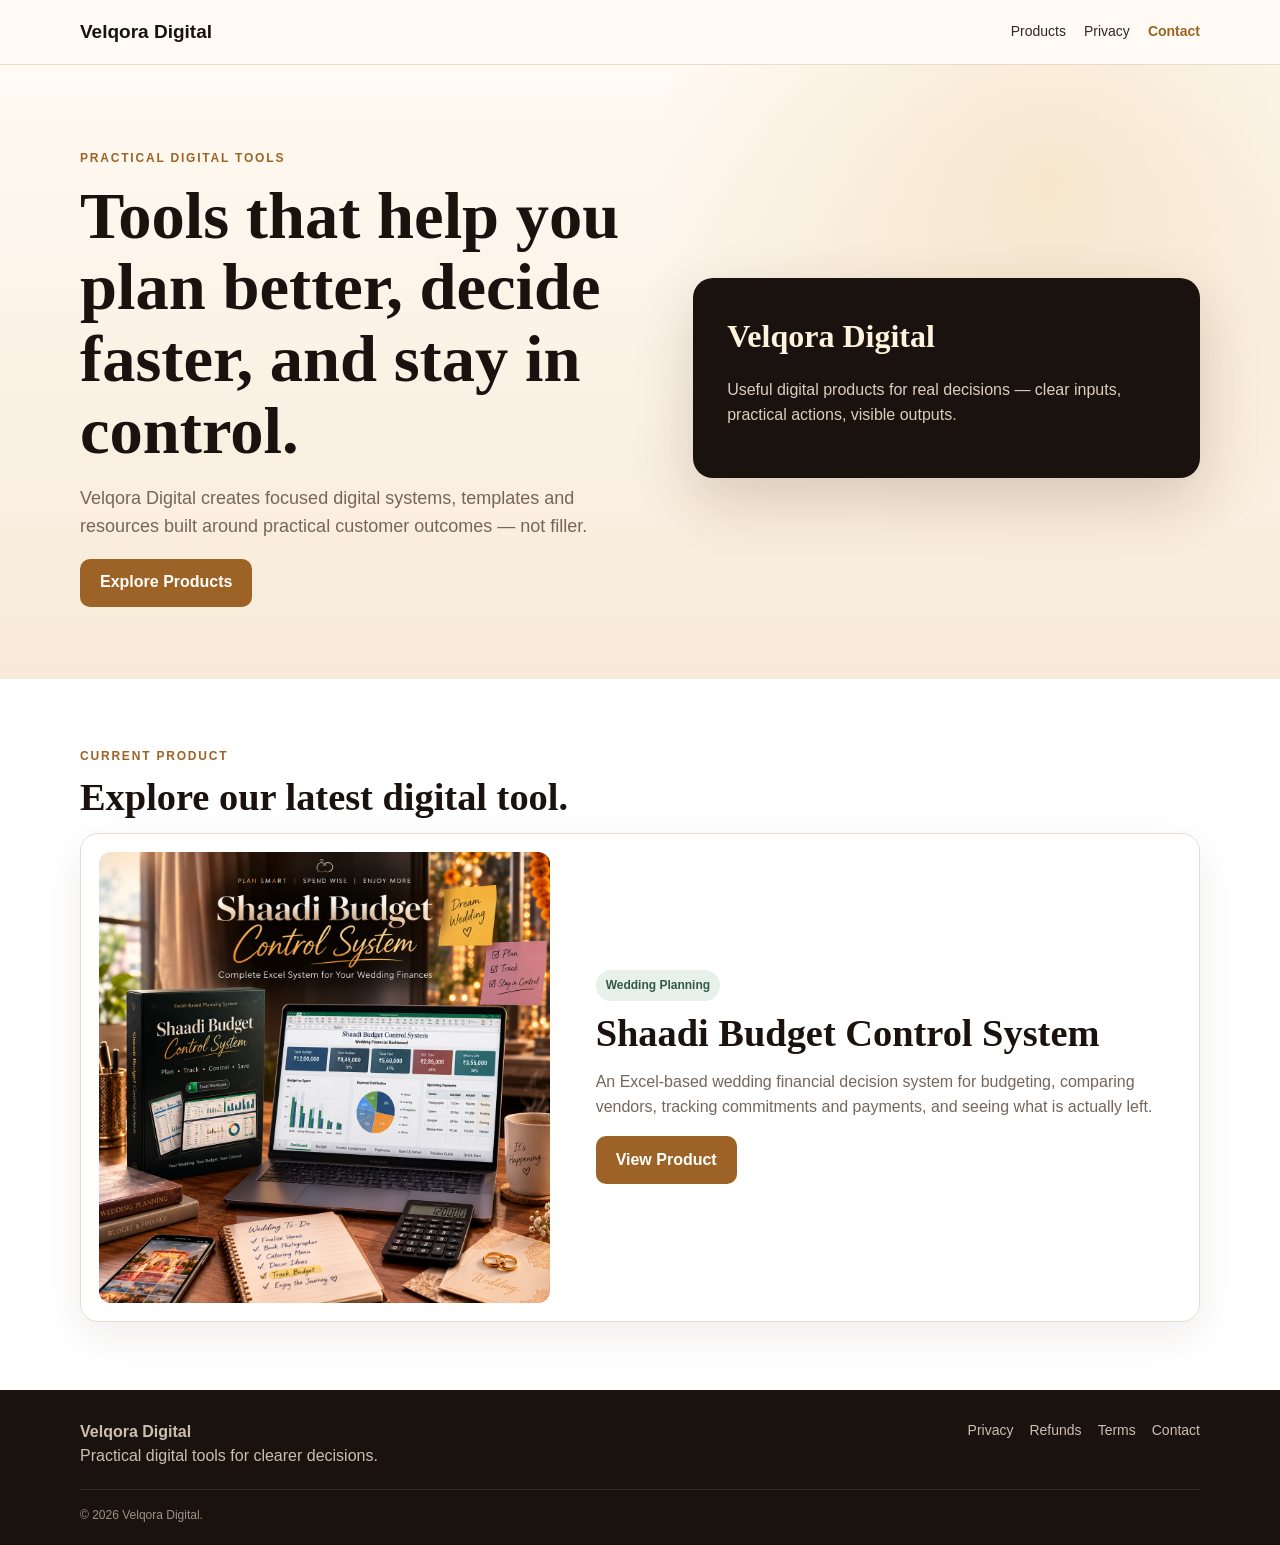
<file: index.html>
<!doctype html>
<html lang="en">
<head>
<meta charset="utf-8">
<meta name="viewport" content="width=device-width, initial-scale=1">
<title>Velqora Digital</title>
<meta name="description" content="Practical digital tools, templates and systems designed to help people make clearer decisions and take action.">
<link rel="stylesheet" href="site.css">

<!-- Meta Pixel Code -->
<script>
!function(f,b,e,v,n,t,s)
{if(f.fbq)return;n=f.fbq=function(){n.callMethod?
n.callMethod.apply(n,arguments):n.queue.push(arguments)};
if(!f._fbq)f._fbq=n;n.push=n;n.loaded=!0;n.version='2.0';
n.queue=[];t=b.createElement(e);t.async=!0;
t.src=v;s=b.getElementsByTagName(e)[0];
s.parentNode.insertBefore(t,s)}(window, document,'script',
'https://connect.facebook.net/en_US/fbevents.js');
fbq('init', '1090516670585672');
fbq('track', 'PageView');
</script>
<noscript><img height="1" width="1" style="display:none"
src="https://www.facebook.com/tr?id=1090516670585672&ev=PageView&noscript=1"
/></noscript>
<!-- End Meta Pixel Code -->

</head>
<body>
<header class="topbar">
  <div class="container nav">
    <div class="brand">Velqora Digital</div>
    <nav class="navlinks">
      <a href="#products">Products</a>
      <a href="privacy.html">Privacy</a>
      <a href="contact.html">Contact</a>
    </nav>
  </div>
</header>

<main>
<section class="hero">
  <div class="container hero-grid">
    <div>
      <div class="eyebrow">PRACTICAL DIGITAL TOOLS</div>
      <h1>Tools that help you plan better, decide faster, and stay in control.</h1>
      <p class="lead">Velqora Digital creates focused digital systems, templates and resources built around practical customer outcomes — not filler.</p>
      <a class="btn" href="#products">Explore Products</a>
    </div>
    <div class="brand-card">
      <h3>Velqora Digital</h3>
      <p>Useful digital products for real decisions — clear inputs, practical actions, visible outputs.</p>
    </div>
  </div>
</section>

<section class="section soft" id="products">
  <div class="container">
    <div class="eyebrow">CURRENT PRODUCT</div>
    <h2>Explore our latest digital tool.</h2>

    <article class="product-card">
      <img src="shaadi-budget-control/assets/shaadi-budget-cover.png" alt="Shaadi Budget Control System cover">
      <div class="product-info">
        <div class="tag">Wedding Planning</div>
        <h2>Shaadi Budget Control System</h2>
        <p>An Excel-based wedding financial decision system for budgeting, comparing vendors, tracking commitments and payments, and seeing what is actually left.</p>
        <a class="btn" href="shaadi-budget-control/">View Product</a>
      </div>
    </article>
  </div>
</section>
</main>

<footer class="footer">
  <div class="container footer-row">
    <div><strong>Velqora Digital</strong><div>Practical digital tools for clearer decisions.</div></div>
    <div class="footer-links">
      <a href="privacy.html">Privacy</a>
      <a href="refunds.html">Refunds</a>
      <a href="terms.html">Terms</a>
      <a href="contact.html">Contact</a>
    </div>
  </div>
  <div class="container legal">© 2026 Velqora Digital.</div>
</footer>
</body>
</html>
</file>
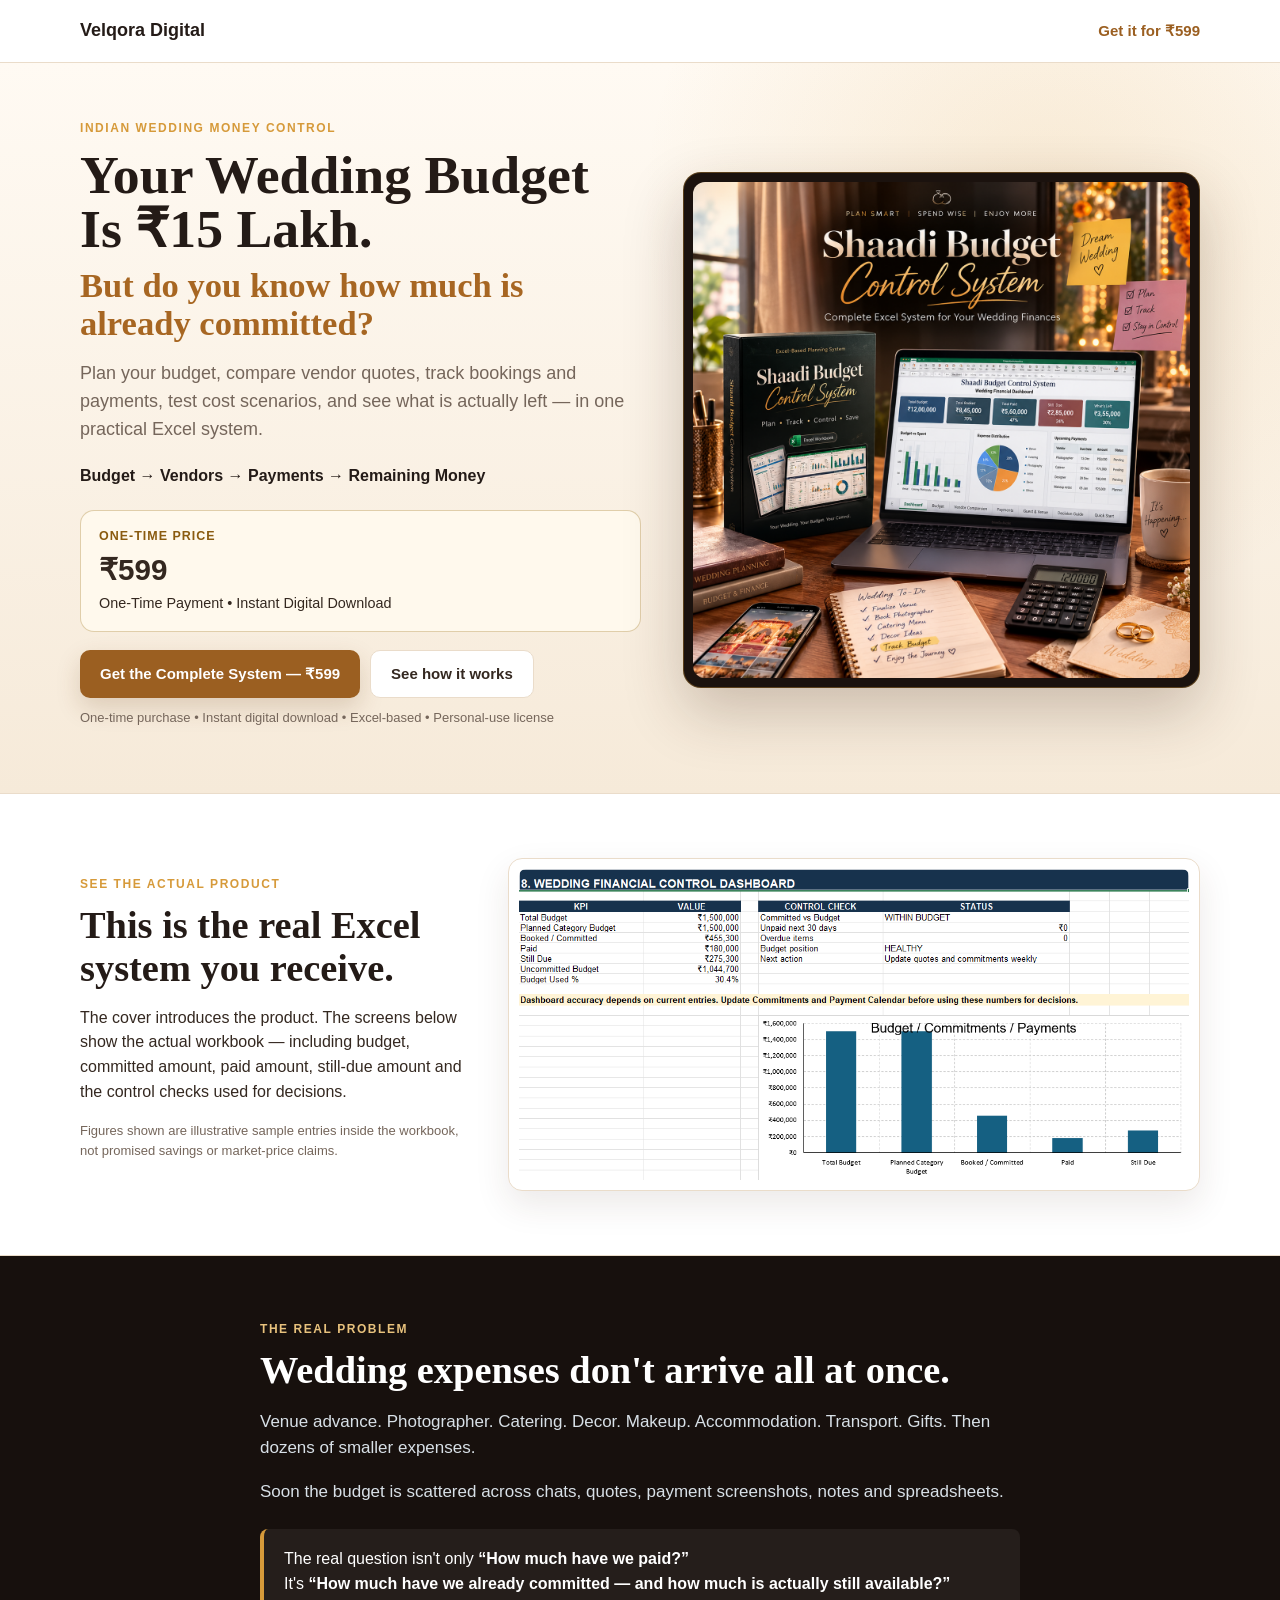
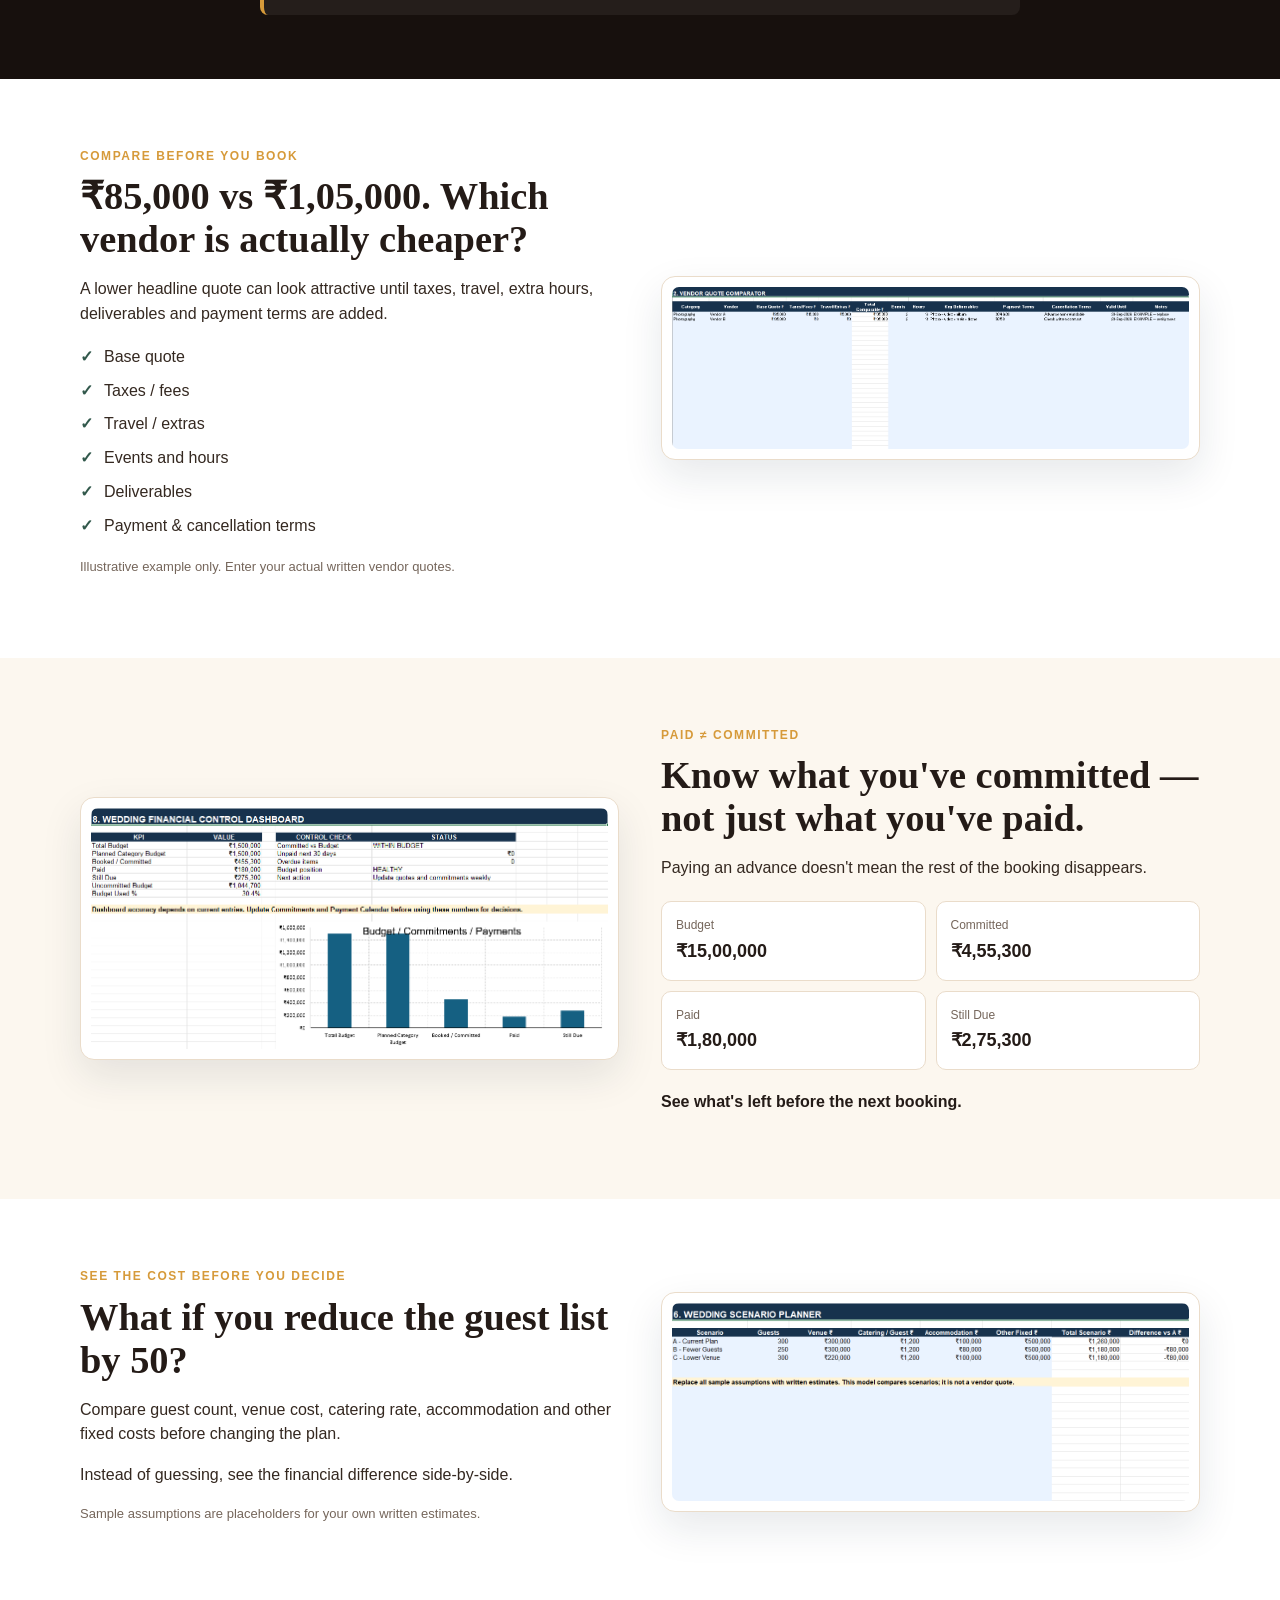
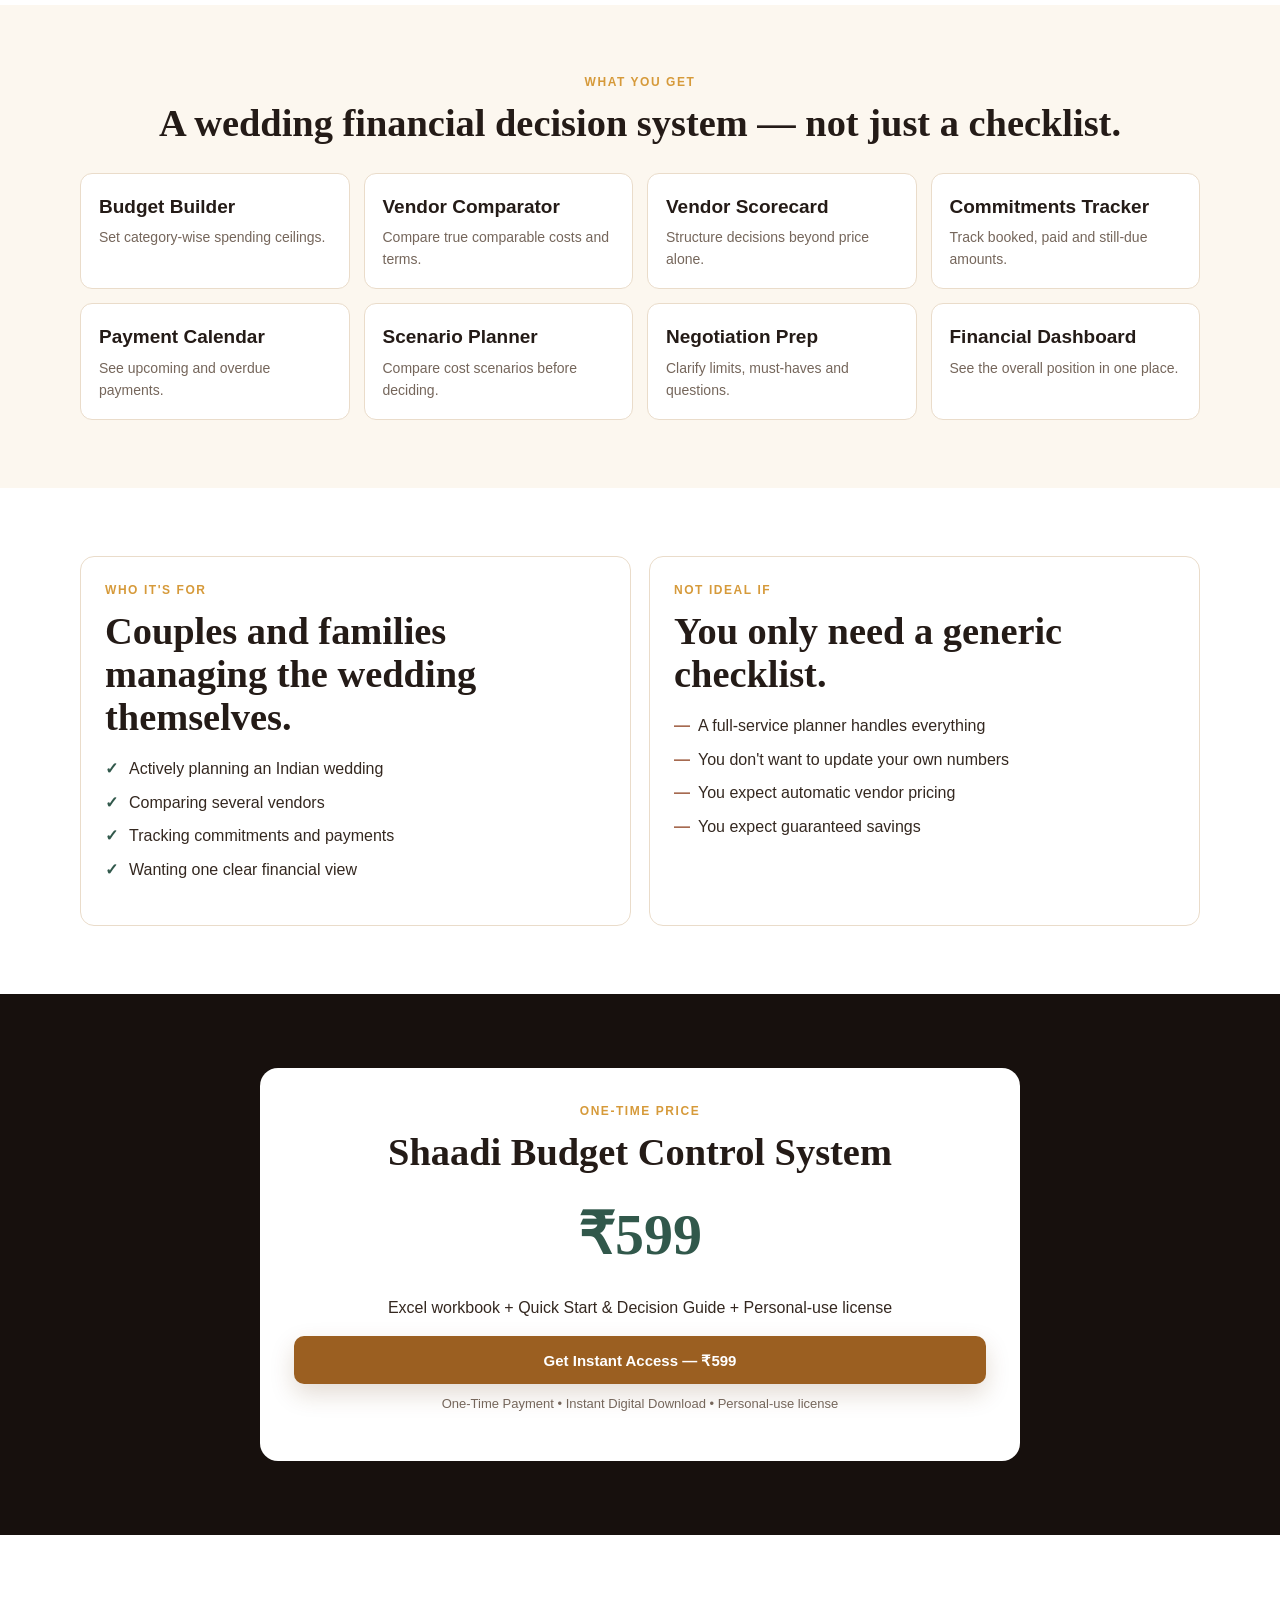
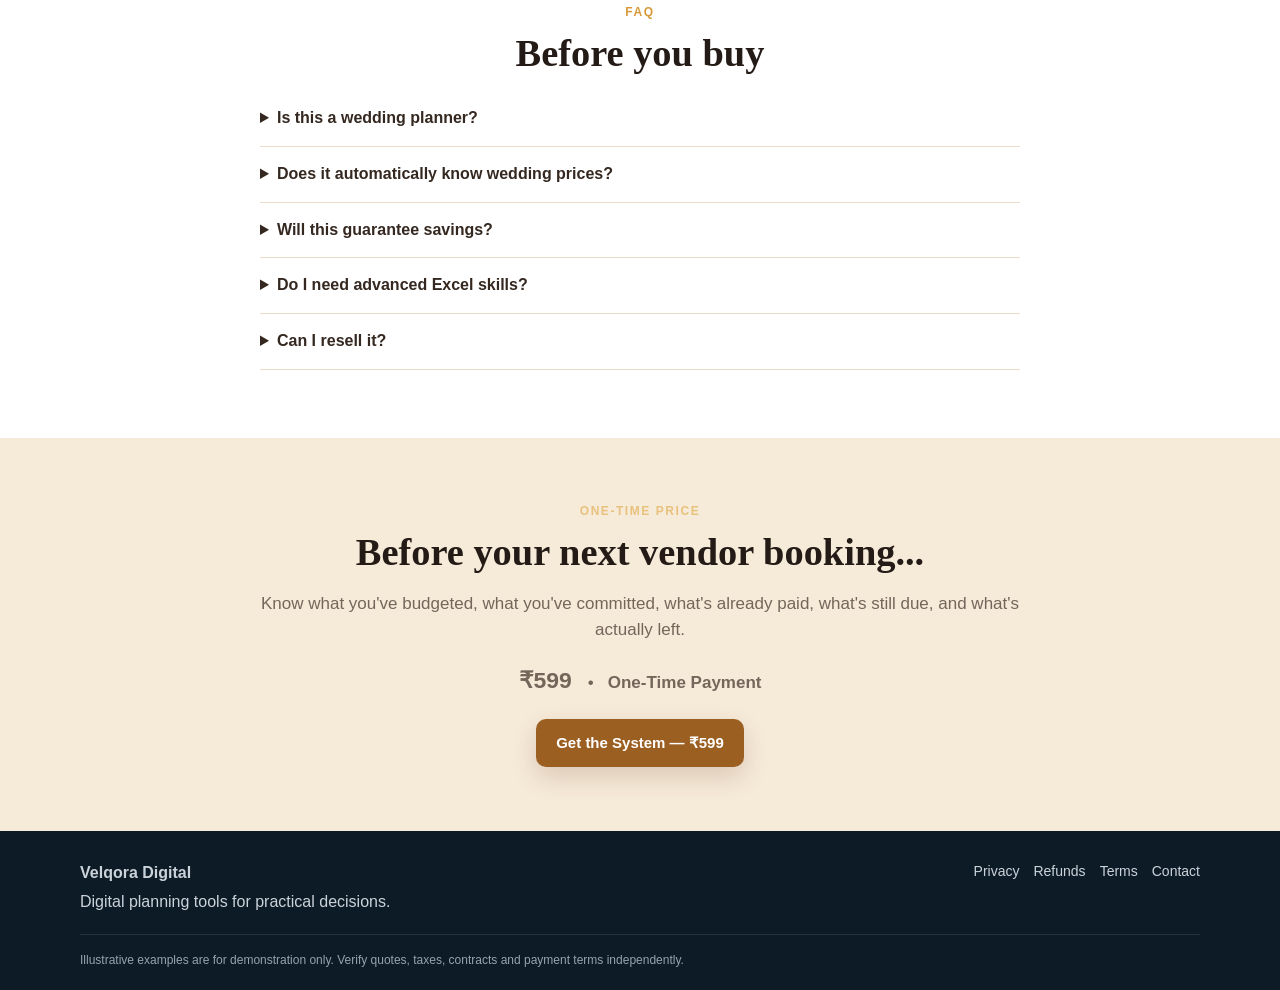
<file: shaadi-budget-control/index.html>
<!doctype html>
<html lang="en">
<head>
  <meta charset="utf-8">
  <meta name="viewport" content="width=device-width, initial-scale=1">

  <title>Shaadi Budget Control System</title>

  <meta
    name="description"
    content="Plan your wedding budget, compare vendors, track commitments and payments, and see what is actually left."
  >

  <link rel="stylesheet" href="style.css">

  <!-- Offer styling -->
  <style>
    .launch-offer {
      margin: 22px 0 18px;
      padding: 16px 18px;
      border: 1px solid rgba(167, 126, 43, 0.35);
      border-radius: 14px;
      background: #fff9ed;
    }

    .launch-label {
      margin-bottom: 8px;
      font-size: 0.78rem;
      font-weight: 800;
      letter-spacing: 0.08em;
      text-transform: uppercase;
      color: #8a5b10;
    }

    .offer-price-row {
      display: flex;
      align-items: center;
      flex-wrap: wrap;
      gap: 10px;
      margin-bottom: 8px;
    }

    .regular-price {
      font-size: 1.05rem;
      color: #777;
      text-decoration: line-through;
      text-decoration-thickness: 2px;
    }

    .launch-price {
      font-size: 1.85rem;
      line-height: 1;
      font-weight: 800;
    }

    .discount-badge {
      display: inline-flex;
      align-items: center;
      padding: 5px 9px;
      border-radius: 999px;
      background: #8f1f1f;
      color: #fff;
      font-size: 0.78rem;
      font-weight: 800;
    }

    .offer-meta {
      margin: 0;
      font-size: 0.9rem;
    }

    .offer-countdown {
      margin-top: 12px;
      display: flex;
      flex-wrap: wrap;
      align-items: center;
      gap: 8px;
    }

    .countdown-label {
      font-size: 0.82rem;
      font-weight: 700;
    }

    .countdown-box {
      min-width: 48px;
      padding: 7px 8px;
      border-radius: 8px;
      background: #1d382c;
      color: #fff;
      text-align: center;
      font-size: 0.82rem;
      font-weight: 700;
    }

    .pricing-offer {
      margin: 14px 0 18px;
    }

    .pricing-regular {
      margin-right: 8px;
      color: #777;
      font-size: 1.1rem;
      text-decoration: line-through;
      text-decoration-thickness: 2px;
    }

    .pricing-discount {
      display: inline-block;
      padding: 4px 9px;
      border-radius: 999px;
      background: #8f1f1f;
      color: #fff;
      font-size: 0.78rem;
      font-weight: 800;
      vertical-align: middle;
    }

    .offer-end-note {
      margin-top: 9px;
      font-size: 0.8rem;
      opacity: 0.8;
    }

    @media (max-width: 600px) {
      .launch-price {
        font-size: 1.6rem;
      }

      .offer-countdown {
        gap: 6px;
      }

      .countdown-box {
        min-width: 44px;
        font-size: 0.76rem;
      }
    }
  </style>

  <!-- Meta Pixel Code -->
  <script>
    !function(f,b,e,v,n,t,s)
    {
      if(f.fbq)return;
      n=f.fbq=function(){
        n.callMethod
          ? n.callMethod.apply(n,arguments)
          : n.queue.push(arguments)
      };

      if(!f._fbq)f._fbq=n;

      n.push=n;
      n.loaded=!0;
      n.version='2.0';
      n.queue=[];

      t=b.createElement(e);
      t.async=!0;
      t.src=v;

      s=b.getElementsByTagName(e)[0];
      s.parentNode.insertBefore(t,s);

    }(
      window,
      document,
      'script',
      'https://connect.facebook.net/en_US/fbevents.js'
    );

    fbq('init', '1090516670585672');
    fbq('track', 'PageView');
  </script>

  <noscript>
    <img
      height="1"
      width="1"
      style="display:none"
      src="https://www.facebook.com/tr?id=1090516670585672&ev=PageView&noscript=1"
      alt=""
    >
  </noscript>
  <!-- End Meta Pixel Code -->

</head>

<body>

<header class="topbar">
  <div class="container nav">

    <div class="brand">
      Velqora Digital
    </div>

    <a href="#pricing" class="mini-cta">
      Get it for ₹599
    </a>

  </div>
</header>


<main>

  <!-- HERO -->
  <section class="hero">
    <div class="container hero-grid">

      <div class="hero-copy">

        <div class="eyebrow">
          INDIAN WEDDING MONEY CONTROL
        </div>

        <h1>
          Your Wedding Budget Is ₹15 Lakh.
        </h1>

        <h2 class="hero-sub">
          But do you know how much is already committed?
        </h2>

        <p class="lead">
          Plan your budget, compare vendor quotes, track bookings and payments,
          test cost scenarios, and see what is actually left — in one practical
          Excel system.
        </p>

        <div class="flow">
          Budget → Vendors → Payments → Remaining Money
        </div>


        <!-- ONE-TIME PRICE -->
        <div class="launch-offer">

          <div class="launch-label">
            One-Time Price
          </div>

          <div class="offer-price-row">

            <span class="launch-price">
              ₹599
            </span>

          </div>

          <p class="offer-meta">
            One-Time Payment • Instant Digital Download
          </p>

        </div>


        <div class="actions">

          <a
            class="btn primary"
            href="https://payhip.com/buy?link=aXrN8"
          >
            Get the Complete System — ₹599
          </a>

          <a
            class="btn secondary"
            href="#proof"
          >
            See how it works
          </a>

        </div>

        <p class="small">
          One-time purchase • Instant digital download • Excel-based • Personal-use license
        </p>

      </div>


      <div class="hero-visual">

        <div class="cover-card">

          <img
            src="assets/shaadi-budget-cover.png"
            alt="Shaadi Budget Control System product cover"
          >

        </div>

      </div>

    </div>
  </section>


  <!-- PRODUCT PROOF -->
  <section class="product-proof">

    <div class="container proof-grid">

      <div>

        <div class="eyebrow">
          SEE THE ACTUAL PRODUCT
        </div>

        <h2>
          This is the real Excel system you receive.
        </h2>

        <p>
          The cover introduces the product. The screens below show the actual
          workbook — including budget, committed amount, paid amount,
          still-due amount and the control checks used for decisions.
        </p>

        <p class="small">
          Figures shown are illustrative sample entries inside the workbook,
          not promised savings or market-price claims.
        </p>

      </div>


      <div class="image-card proof-image">

        <img
          src="assets/dashboard.png"
          alt="Actual Shaadi Budget Control System Excel dashboard"
        >

      </div>

    </div>

  </section>


  <!-- PROBLEM -->
  <section class="dark-section">

    <div class="container narrow">

      <div class="eyebrow light">
        THE REAL PROBLEM
      </div>

      <h2>
        Wedding expenses don't arrive all at once.
      </h2>

      <p>
        Venue advance. Photographer. Catering. Decor. Makeup.
        Accommodation. Transport. Gifts. Then dozens of smaller expenses.
      </p>

      <p>
        Soon the budget is scattered across chats, quotes, payment screenshots,
        notes and spreadsheets.
      </p>

      <div class="highlight">

        The real question isn't only
        <strong>“How much have we paid?”</strong>

        <br>

        It's
        <strong>
          “How much have we already committed — and how much is actually still available?”
        </strong>

      </div>

    </div>

  </section>


  <!-- VENDOR COMPARISON -->
  <section class="section" id="proof">

    <div class="container two-col">

      <div>

        <div class="eyebrow">
          COMPARE BEFORE YOU BOOK
        </div>

        <h2>
          ₹85,000 vs ₹1,05,000. Which vendor is actually cheaper?
        </h2>

        <p>
          A lower headline quote can look attractive until taxes, travel,
          extra hours, deliverables and payment terms are added.
        </p>

        <ul class="checklist">
          <li>Base quote</li>
          <li>Taxes / fees</li>
          <li>Travel / extras</li>
          <li>Events and hours</li>
          <li>Deliverables</li>
          <li>Payment & cancellation terms</li>
        </ul>

        <p class="small">
          Illustrative example only. Enter your actual written vendor quotes.
        </p>

      </div>


      <div class="image-card">

        <img
          src="assets/vendor-comparator.png"
          alt="Vendor quote comparator"
        >

      </div>

    </div>

  </section>


  <!-- COMMITMENTS -->
  <section class="section soft">

    <div class="container two-col">

      <div class="image-card">

        <img
          src="assets/dashboard.png"
          alt="Wedding financial control dashboard"
        >

      </div>


      <div>

        <div class="eyebrow">
          PAID ≠ COMMITTED
        </div>

        <h2>
          Know what you've committed — not just what you've paid.
        </h2>

        <p>
          Paying an advance doesn't mean the rest of the booking disappears.
        </p>

        <div class="metrics">

          <div>
            <span>Budget</span>
            <b>₹15,00,000</b>
          </div>

          <div>
            <span>Committed</span>
            <b>₹4,55,300</b>
          </div>

          <div>
            <span>Paid</span>
            <b>₹1,80,000</b>
          </div>

          <div>
            <span>Still Due</span>
            <b>₹2,75,300</b>
          </div>

        </div>

        <p class="strong">
          See what's left before the next booking.
        </p>

      </div>

    </div>

  </section>


  <!-- SCENARIO -->
  <section class="section">

    <div class="container two-col">

      <div>

        <div class="eyebrow">
          SEE THE COST BEFORE YOU DECIDE
        </div>

        <h2>
          What if you reduce the guest list by 50?
        </h2>

        <p>
          Compare guest count, venue cost, catering rate, accommodation
          and other fixed costs before changing the plan.
        </p>

        <p>
          Instead of guessing, see the financial difference side-by-side.
        </p>

        <p class="small">
          Sample assumptions are placeholders for your own written estimates.
        </p>

      </div>


      <div class="image-card">

        <img
          src="assets/scenario-planner.png"
          alt="Wedding scenario planner"
        >

      </div>

    </div>

  </section>


  <!-- WHAT YOU GET -->
  <section class="section soft">

    <div class="container">

      <div class="eyebrow center">
        WHAT YOU GET
      </div>

      <h2 class="center">
        A wedding financial decision system — not just a checklist.
      </h2>


      <div class="cards">

        <article>
          <h3>Budget Builder</h3>
          <p>Set category-wise spending ceilings.</p>
        </article>

        <article>
          <h3>Vendor Comparator</h3>
          <p>Compare true comparable costs and terms.</p>
        </article>

        <article>
          <h3>Vendor Scorecard</h3>
          <p>Structure decisions beyond price alone.</p>
        </article>

        <article>
          <h3>Commitments Tracker</h3>
          <p>Track booked, paid and still-due amounts.</p>
        </article>

        <article>
          <h3>Payment Calendar</h3>
          <p>See upcoming and overdue payments.</p>
        </article>

        <article>
          <h3>Scenario Planner</h3>
          <p>Compare cost scenarios before deciding.</p>
        </article>

        <article>
          <h3>Negotiation Prep</h3>
          <p>Clarify limits, must-haves and questions.</p>
        </article>

        <article>
          <h3>Financial Dashboard</h3>
          <p>See the overall position in one place.</p>
        </article>

      </div>

    </div>

  </section>


  <!-- AUDIENCE -->
  <section class="section">

    <div class="container audience-grid">

      <div class="audience-card">

        <div class="eyebrow">
          WHO IT'S FOR
        </div>

        <h2>
          Couples and families managing the wedding themselves.
        </h2>

        <ul class="checklist">
          <li>Actively planning an Indian wedding</li>
          <li>Comparing several vendors</li>
          <li>Tracking commitments and payments</li>
          <li>Wanting one clear financial view</li>
        </ul>

      </div>


      <div class="audience-card">

        <div class="eyebrow">
          NOT IDEAL IF
        </div>

        <h2>
          You only need a generic checklist.
        </h2>

        <ul class="dashlist">
          <li>A full-service planner handles everything</li>
          <li>You don't want to update your own numbers</li>
          <li>You expect automatic vendor pricing</li>
          <li>You expect guaranteed savings</li>
        </ul>

      </div>

    </div>

  </section>


  <!-- PRICING -->
  <section class="pricing" id="pricing">

    <div class="container narrow">

      <div class="price-card">

        <div class="eyebrow center">
          ONE-TIME PRICE
        </div>

        <h2>
          Shaadi Budget Control System
        </h2>


        <div class="price">
          ₹599
        </div>

        <p>
          Excel workbook + Quick Start & Decision Guide + Personal-use license
        </p>


        <a
          class="btn primary full"
          href="https://payhip.com/buy?link=aXrN8"
        >
          Get Instant Access — ₹599
        </a>

        <p class="small">
          One-Time Payment • Instant Digital Download • Personal-use license
        </p>

      </div>

    </div>

  </section>


  <!-- FAQ -->
  <section class="section">

    <div class="container narrow">

      <div class="eyebrow center">
        FAQ
      </div>

      <h2 class="center">
        Before you buy
      </h2>


      <details>

        <summary>
          Is this a wedding planner?
        </summary>

        <p>
          It focuses on the financial and vendor-decision side of wedding
          planning, rather than inspiration or event styling.
        </p>

      </details>


      <details>

        <summary>
          Does it automatically know wedding prices?
        </summary>

        <p>
          No. You enter your own budget and actual vendor quotes.
        </p>

      </details>


      <details>

        <summary>
          Will this guarantee savings?
        </summary>

        <p>
          No. It helps make costs, commitments and trade-offs visible.
          Actual results depend on your decisions and vendors.
        </p>

      </details>


      <details>

        <summary>
          Do I need advanced Excel skills?
        </summary>

        <p>
          No. The formulas are built in. You mainly enter and update
          your wedding information.
        </p>

      </details>


      <details>

        <summary>
          Can I resell it?
        </summary>

        <p>
          No. It is licensed for personal use and cannot be resold
          or redistributed.
        </p>

      </details>

    </div>

  </section>


  <!-- FINAL CTA -->
  <section class="final">

    <div class="container narrow center">

      <div class="eyebrow light">
        ONE-TIME PRICE
      </div>

      <h2>
        Before your next vendor booking...
      </h2>

      <p>
        Know what you've budgeted, what you've committed, what's already paid,
        what's still due, and what's actually left.
      </p>

      <p>
        <strong style="font-size:1.35em;">
          ₹599
        </strong>

        &nbsp; • &nbsp;

        <strong>
          One-Time Payment
        </strong>
      </p>

      <a
        class="btn primary"
        href="https://payhip.com/buy?link=aXrN8"
      >
        Get the System — ₹599
      </a>

    </div>

  </section>

</main>


<footer>

  <div class="container footer-row">

    <div>

      <strong>
        Velqora Digital
      </strong>

      <p>
        Digital planning tools for practical decisions.
      </p>

    </div>


    <div class="footer-links">

      <a href="../privacy.html">
        Privacy
      </a>

      <a href="../refunds.html">
        Refunds
      </a>

      <a href="../terms.html">
        Terms
      </a>

      <a href="../contact.html">
        Contact
      </a>

    </div>

  </div>


  <div class="container legal">
    Illustrative examples are for demonstration only.
    Verify quotes, taxes, contracts and payment terms independently.
  </div>

</footer>


<script src="script.js"></script>



</body>
</html>
</file>
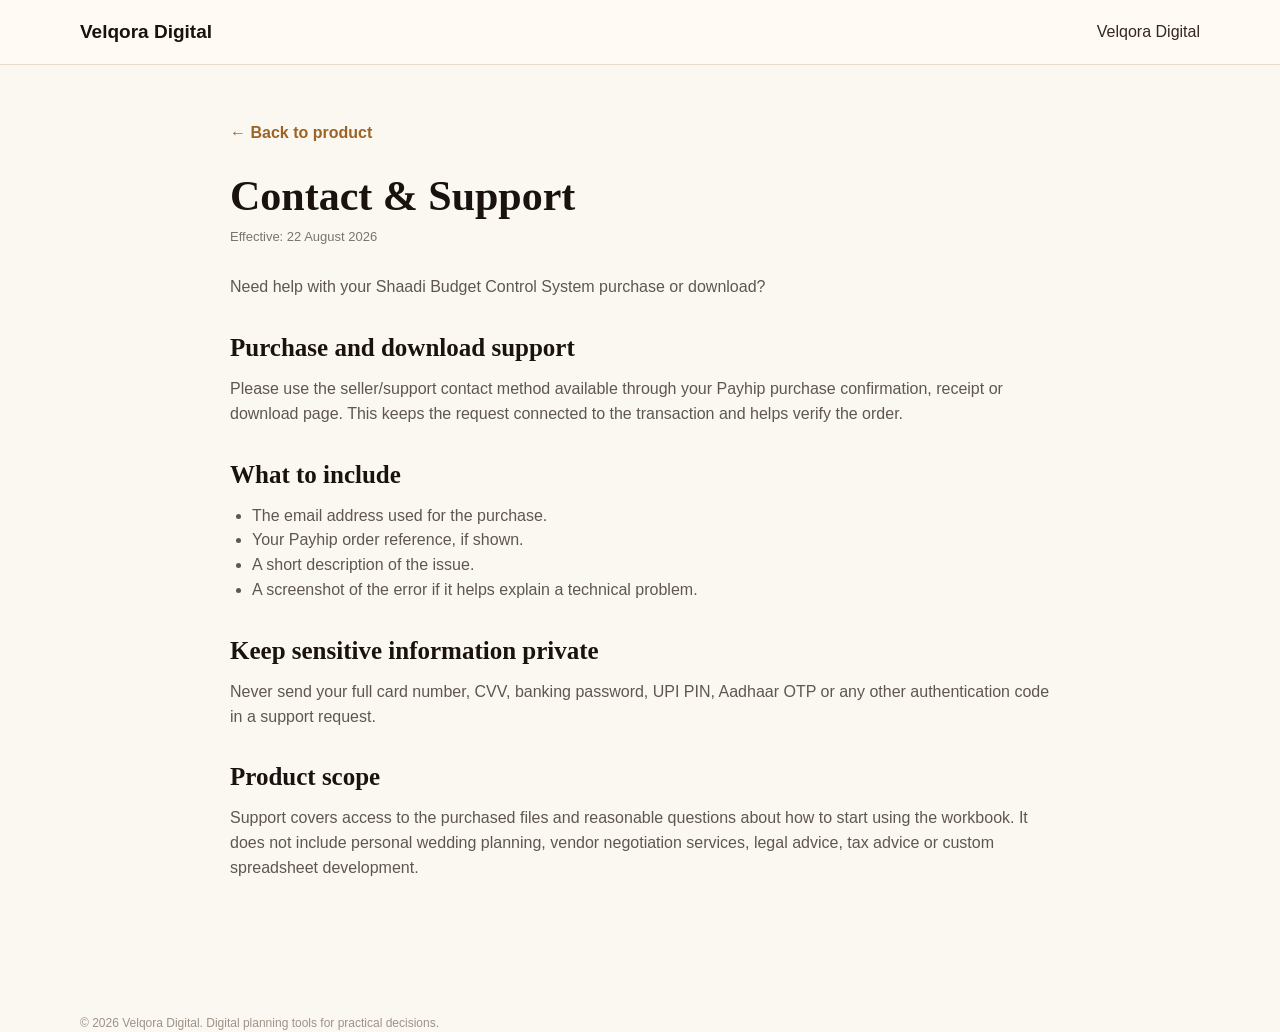
<file: contact.html>
<!doctype html>
<html lang="en">
<head>
<meta charset="utf-8">
<meta name="viewport" content="width=device-width, initial-scale=1">
<title>Contact & Support | Velqora Digital</title>
<link rel="stylesheet" href="site.css">
</head>
<body class="policy-page">
<header class="topbar"><div class="container nav"><div class="brand">Velqora Digital</div><a class="mini-cta" href="index.html">Velqora Digital</a></div></header>
<main class="policy-wrap">
<a class="back-link" href="index.html">← Back to product</a>
<h1>Contact & Support</h1>
<div class="policy-meta">Effective: 22 August 2026</div>

<p>Need help with your Shaadi Budget Control System purchase or download?</p>
<h2>Purchase and download support</h2>
<p>Please use the seller/support contact method available through your Payhip purchase confirmation, receipt or download page. This keeps the request connected to the transaction and helps verify the order.</p>
<h2>What to include</h2>
<ul>
<li>The email address used for the purchase.</li>
<li>Your Payhip order reference, if shown.</li>
<li>A short description of the issue.</li>
<li>A screenshot of the error if it helps explain a technical problem.</li>
</ul>
<h2>Keep sensitive information private</h2>
<p>Never send your full card number, CVV, banking password, UPI PIN, Aadhaar OTP or any other authentication code in a support request.</p>
<h2>Product scope</h2>
<p>Support covers access to the purchased files and reasonable questions about how to start using the workbook. It does not include personal wedding planning, vendor negotiation services, legal advice, tax advice or custom spreadsheet development.</p>

</main>
<footer><div class="container legal">© 2026 Velqora Digital. Digital planning tools for practical decisions.</div></footer>
</body>
</html>
</file>
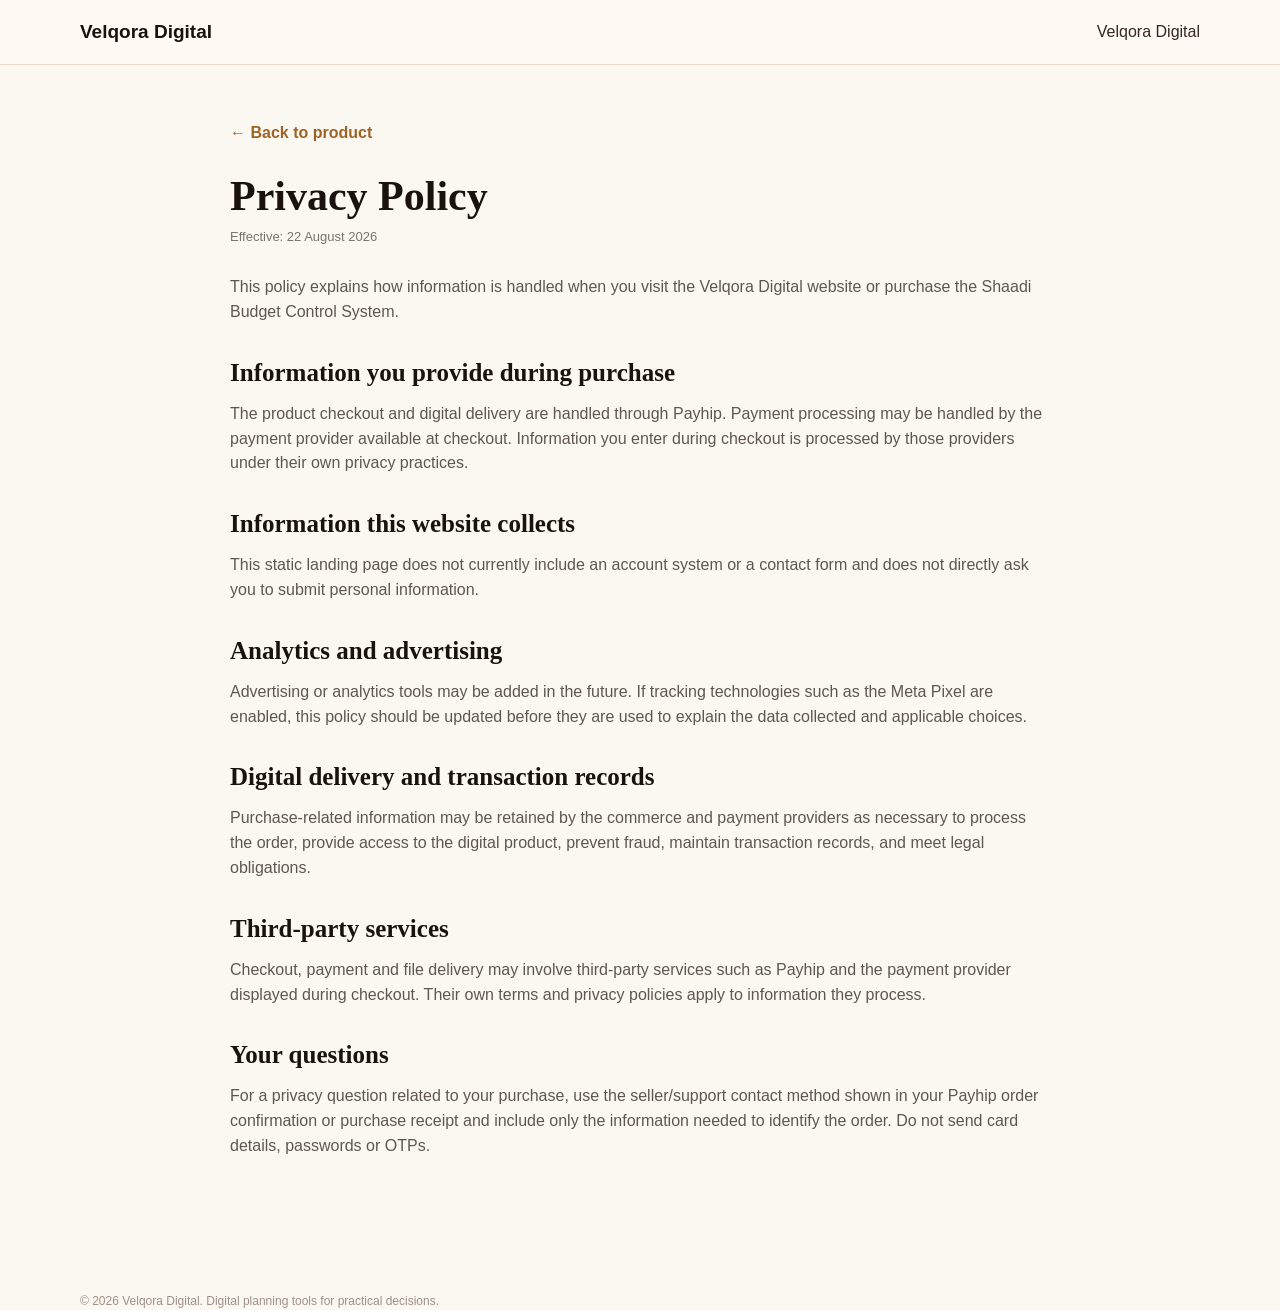
<file: privacy.html>
<!doctype html>
<html lang="en">
<head>
<meta charset="utf-8">
<meta name="viewport" content="width=device-width, initial-scale=1">
<title>Privacy Policy | Velqora Digital</title>
<link rel="stylesheet" href="site.css">
</head>
<body class="policy-page">
<header class="topbar"><div class="container nav"><div class="brand">Velqora Digital</div><a class="mini-cta" href="index.html">Velqora Digital</a></div></header>
<main class="policy-wrap">
<a class="back-link" href="index.html">← Back to product</a>
<h1>Privacy Policy</h1>
<div class="policy-meta">Effective: 22 August 2026</div>

<p>This policy explains how information is handled when you visit the Velqora Digital website or purchase the Shaadi Budget Control System.</p>
<h2>Information you provide during purchase</h2>
<p>The product checkout and digital delivery are handled through Payhip. Payment processing may be handled by the payment provider available at checkout. Information you enter during checkout is processed by those providers under their own privacy practices.</p>
<h2>Information this website collects</h2>
<p>This static landing page does not currently include an account system or a contact form and does not directly ask you to submit personal information.</p>
<h2>Analytics and advertising</h2>
<p>Advertising or analytics tools may be added in the future. If tracking technologies such as the Meta Pixel are enabled, this policy should be updated before they are used to explain the data collected and applicable choices.</p>
<h2>Digital delivery and transaction records</h2>
<p>Purchase-related information may be retained by the commerce and payment providers as necessary to process the order, provide access to the digital product, prevent fraud, maintain transaction records, and meet legal obligations.</p>
<h2>Third-party services</h2>
<p>Checkout, payment and file delivery may involve third-party services such as Payhip and the payment provider displayed during checkout. Their own terms and privacy policies apply to information they process.</p>
<h2>Your questions</h2>
<p>For a privacy question related to your purchase, use the seller/support contact method shown in your Payhip order confirmation or purchase receipt and include only the information needed to identify the order. Do not send card details, passwords or OTPs.</p>

</main>
<footer><div class="container legal">© 2026 Velqora Digital. Digital planning tools for practical decisions.</div></footer>
</body>
</html>
</file>
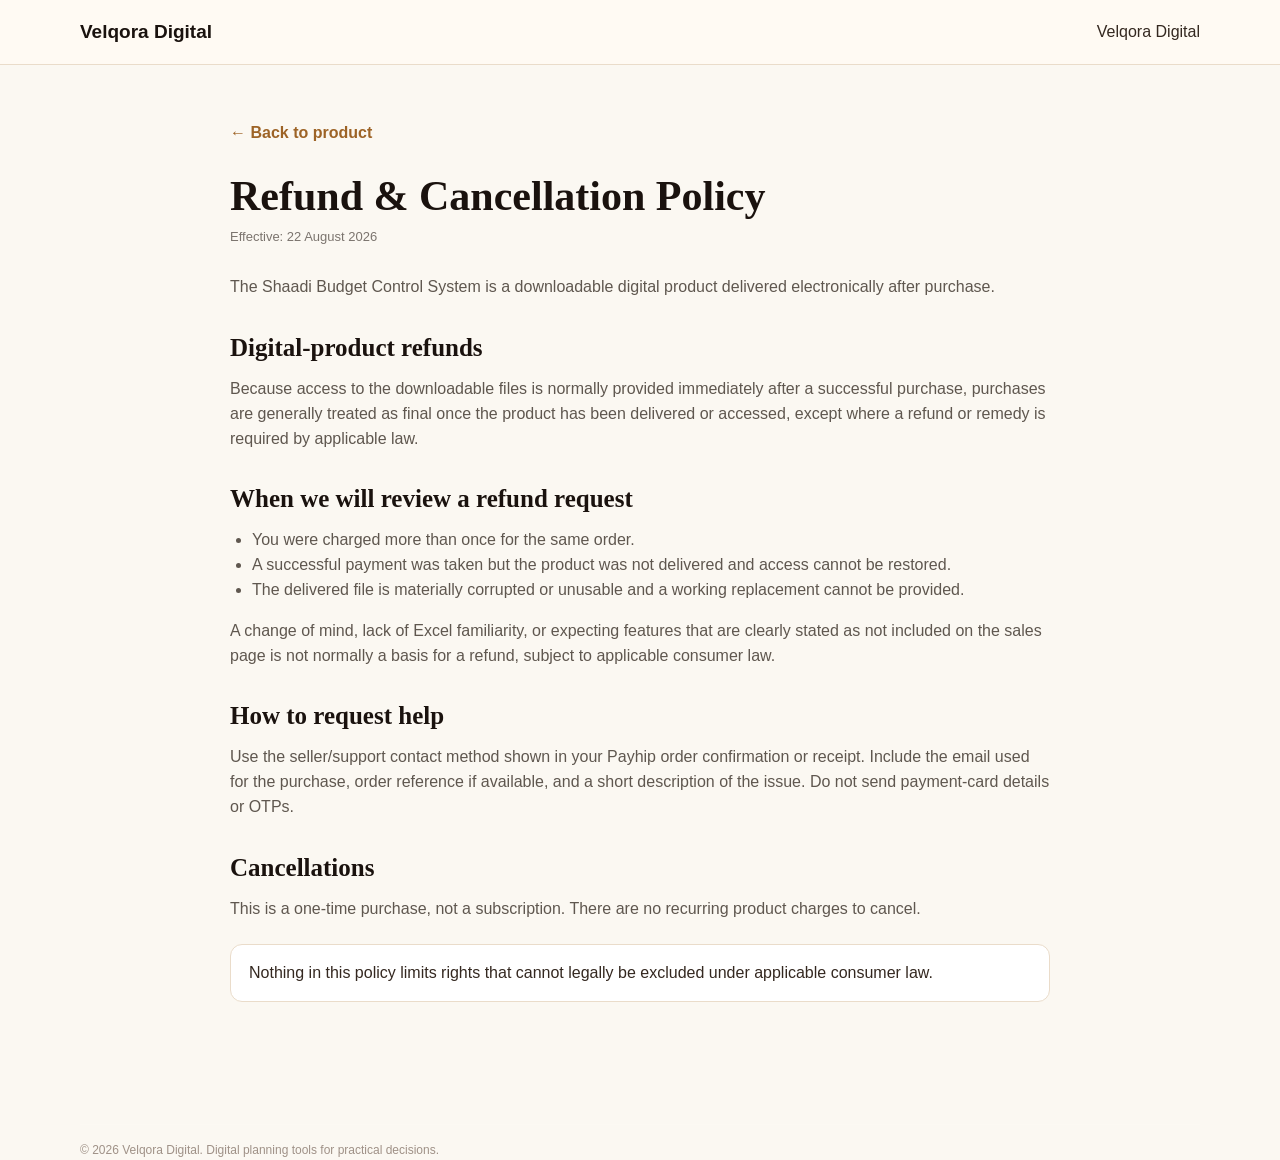
<file: refunds.html>
<!doctype html>
<html lang="en">
<head>
<meta charset="utf-8">
<meta name="viewport" content="width=device-width, initial-scale=1">
<title>Refund & Cancellation Policy | Velqora Digital</title>
<link rel="stylesheet" href="site.css">
</head>
<body class="policy-page">
<header class="topbar"><div class="container nav"><div class="brand">Velqora Digital</div><a class="mini-cta" href="index.html">Velqora Digital</a></div></header>
<main class="policy-wrap">
<a class="back-link" href="index.html">← Back to product</a>
<h1>Refund & Cancellation Policy</h1>
<div class="policy-meta">Effective: 22 August 2026</div>

<p>The Shaadi Budget Control System is a downloadable digital product delivered electronically after purchase.</p>
<h2>Digital-product refunds</h2>
<p>Because access to the downloadable files is normally provided immediately after a successful purchase, purchases are generally treated as final once the product has been delivered or accessed, except where a refund or remedy is required by applicable law.</p>
<h2>When we will review a refund request</h2>
<ul>
<li>You were charged more than once for the same order.</li>
<li>A successful payment was taken but the product was not delivered and access cannot be restored.</li>
<li>The delivered file is materially corrupted or unusable and a working replacement cannot be provided.</li>
</ul>
<p>A change of mind, lack of Excel familiarity, or expecting features that are clearly stated as not included on the sales page is not normally a basis for a refund, subject to applicable consumer law.</p>
<h2>How to request help</h2>
<p>Use the seller/support contact method shown in your Payhip order confirmation or receipt. Include the email used for the purchase, order reference if available, and a short description of the issue. Do not send payment-card details or OTPs.</p>
<h2>Cancellations</h2>
<p>This is a one-time purchase, not a subscription. There are no recurring product charges to cancel.</p>
<div class="notice">Nothing in this policy limits rights that cannot legally be excluded under applicable consumer law.</div>

</main>
<footer><div class="container legal">© 2026 Velqora Digital. Digital planning tools for practical decisions.</div></footer>
</body>
</html>
</file>
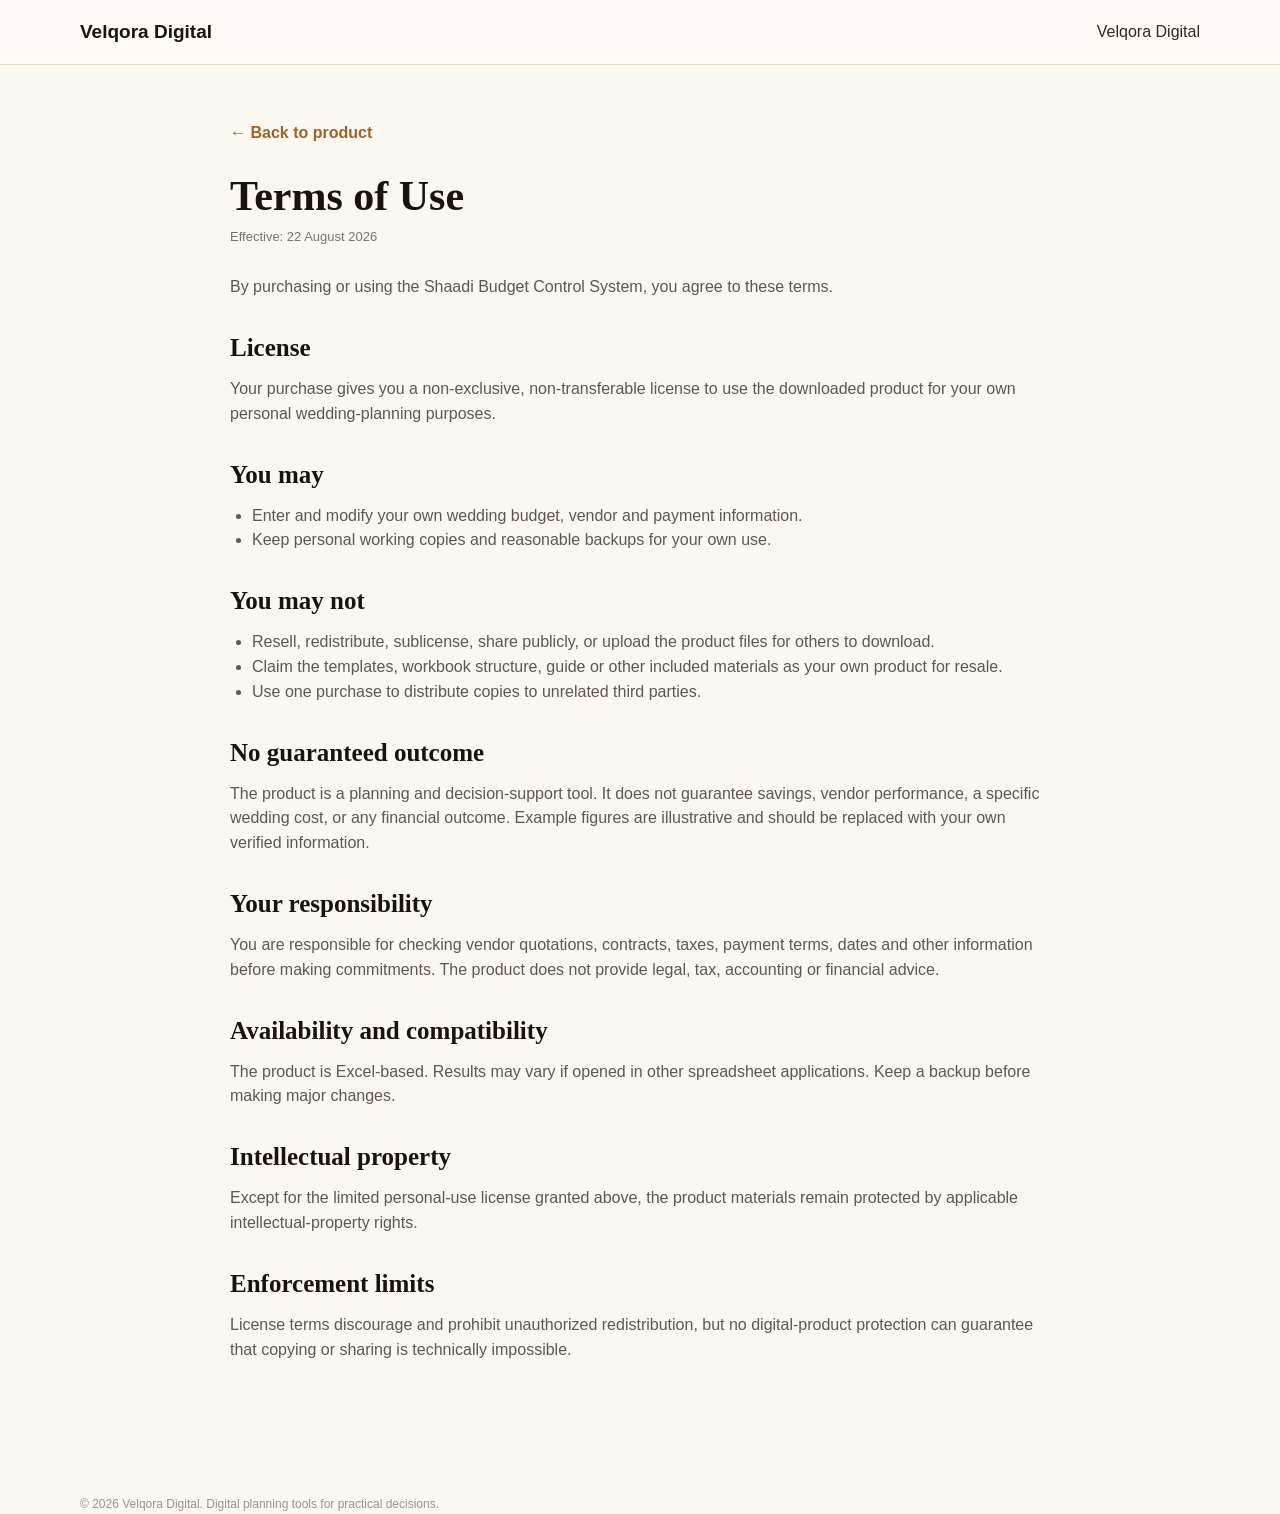
<file: terms.html>
<!doctype html>
<html lang="en">
<head>
<meta charset="utf-8">
<meta name="viewport" content="width=device-width, initial-scale=1">
<title>Terms of Use | Velqora Digital</title>
<link rel="stylesheet" href="site.css">
</head>
<body class="policy-page">
<header class="topbar"><div class="container nav"><div class="brand">Velqora Digital</div><a class="mini-cta" href="index.html">Velqora Digital</a></div></header>
<main class="policy-wrap">
<a class="back-link" href="index.html">← Back to product</a>
<h1>Terms of Use</h1>
<div class="policy-meta">Effective: 22 August 2026</div>

<p>By purchasing or using the Shaadi Budget Control System, you agree to these terms.</p>
<h2>License</h2>
<p>Your purchase gives you a non-exclusive, non-transferable license to use the downloaded product for your own personal wedding-planning purposes.</p>
<h2>You may</h2>
<ul>
<li>Enter and modify your own wedding budget, vendor and payment information.</li>
<li>Keep personal working copies and reasonable backups for your own use.</li>
</ul>
<h2>You may not</h2>
<ul>
<li>Resell, redistribute, sublicense, share publicly, or upload the product files for others to download.</li>
<li>Claim the templates, workbook structure, guide or other included materials as your own product for resale.</li>
<li>Use one purchase to distribute copies to unrelated third parties.</li>
</ul>
<h2>No guaranteed outcome</h2>
<p>The product is a planning and decision-support tool. It does not guarantee savings, vendor performance, a specific wedding cost, or any financial outcome. Example figures are illustrative and should be replaced with your own verified information.</p>
<h2>Your responsibility</h2>
<p>You are responsible for checking vendor quotations, contracts, taxes, payment terms, dates and other information before making commitments. The product does not provide legal, tax, accounting or financial advice.</p>
<h2>Availability and compatibility</h2>
<p>The product is Excel-based. Results may vary if opened in other spreadsheet applications. Keep a backup before making major changes.</p>
<h2>Intellectual property</h2>
<p>Except for the limited personal-use license granted above, the product materials remain protected by applicable intellectual-property rights.</p>
<h2>Enforcement limits</h2>
<p>License terms discourage and prohibit unauthorized redistribution, but no digital-product protection can guarantee that copying or sharing is technically impossible.</p>

</main>
<footer><div class="container legal">© 2026 Velqora Digital. Digital planning tools for practical decisions.</div></footer>
</body>
</html>
</file>
<file: site.css>
:root{
  --espresso:#1a120e;
  --espresso2:#2a1d16;
  --amber:#d39a3a;
  --amber-dark:#9d6326;
  --cream:#f7ead8;
  --ivory:#fffaf3;
  --green:#31584b;
  --text:#342820;
  --muted:#75665b;
  --line:#eadcca;
}
*{box-sizing:border-box}
html{scroll-behavior:smooth}
body{margin:0;font-family:Arial,Helvetica,sans-serif;color:var(--text);background:var(--ivory);line-height:1.55}
a{text-decoration:none;color:inherit}
img{display:block;max-width:100%}
.container{width:min(1120px,92%);margin:auto}
.narrow{width:min(820px,92%)}
.topbar{position:sticky;top:0;z-index:20;background:rgba(255,250,243,.96);border-bottom:1px solid var(--line)}
.nav{min-height:64px;display:flex;align-items:center;justify-content:space-between;gap:20px}
.brand{font-weight:700;color:var(--espresso);font-size:19px}
.navlinks{display:flex;gap:18px;align-items:center;font-size:14px}
.navlinks a:last-child{color:var(--amber-dark);font-weight:700}
.hero{padding:84px 0 72px;background:radial-gradient(circle at 82% 18%,rgba(211,154,58,.18),transparent 34%),linear-gradient(180deg,#fffaf3 0%,var(--cream) 100%)}
.hero-grid{display:grid;grid-template-columns:1fr .9fr;gap:50px;align-items:center}
.eyebrow{font-size:12px;letter-spacing:.15em;font-weight:700;color:var(--amber-dark);margin-bottom:12px}
h1,h2{font-family:Georgia,"Times New Roman",serif;color:var(--espresso);line-height:1.08;margin-top:0}
h1{font-size:clamp(44px,5.2vw,74px);margin-bottom:18px}
h2{font-size:clamp(30px,3vw,44px);margin-bottom:14px}
.lead{font-size:18px;color:var(--muted);max-width:650px}
.btn{display:inline-flex;align-items:center;justify-content:center;min-height:48px;padding:0 20px;border-radius:10px;font-weight:700;background:var(--amber-dark);color:white}
.brand-card{background:var(--espresso);color:white;border-radius:20px;padding:34px;box-shadow:0 22px 60px rgba(62,34,17,.18)}
.brand-card h3{font-family:Georgia,"Times New Roman",serif;font-size:32px;margin:0 0 12px;color:#fff3dd}
.brand-card p{color:#dbcdbf}
.section{padding:68px 0}
.section.soft{background:#fff}
.product-card{display:grid;grid-template-columns:.86fr 1.14fr;gap:34px;align-items:center;background:white;border:1px solid var(--line);border-radius:18px;padding:18px;box-shadow:0 14px 40px rgba(67,42,24,.08)}
.product-card img{border-radius:12px}
.product-info{padding:10px 12px}
.product-info p{color:var(--muted)}
.tag{display:inline-block;font-size:12px;font-weight:700;color:var(--green);background:#e8f0ec;padding:6px 10px;border-radius:999px;margin-bottom:12px}
.footer{background:var(--espresso);color:#cbbeb3;padding:30px 0 20px}
.footer-row{display:flex;justify-content:space-between;gap:24px;flex-wrap:wrap}
.footer-links{display:flex;gap:16px;flex-wrap:wrap;font-size:14px}
.legal{border-top:1px solid rgba(255,255,255,.1);margin-top:20px;padding-top:16px;font-size:12px;color:#9f9187}
.policy-page{background:#fbf8f2;min-height:100vh}
.policy-wrap{width:min(820px,92%);margin:0 auto;padding:56px 0 80px}
.policy-wrap h1{font-size:42px;margin-bottom:8px}
.policy-wrap h2{font-size:25px;margin-top:34px;margin-bottom:10px}
.policy-wrap p,.policy-wrap li{color:#5f574f}
.policy-wrap ul{padding-left:22px}
.back-link{display:inline-block;margin-bottom:28px;color:var(--amber-dark);font-weight:700}
.policy-meta{font-size:13px;color:#7b746e;margin-bottom:28px}
.notice{background:#fff;border:1px solid var(--line);border-radius:12px;padding:16px 18px;margin:22px 0}
@media(max-width:850px){
  .hero-grid,.product-card{grid-template-columns:1fr}
}
@media(max-width:600px){
  .navlinks{gap:10px;font-size:13px}
  .hero{padding:58px 0 52px}
  h1{font-size:42px}
  .section{padding:52px 0}
}
</file>
<file: shaadi-budget-control/style.css>
:root{
  --navy:#241b17;
  --navy2:#17100d;
  --green:#31584b;
  --gold:#d69a3a;
  --cream:#f6ead9;
  --soft:#fcf7ef;
  --text:#342820;
  --muted:#75665b;
  --line:#eadcca;
  --white:#fff;
}
*{box-sizing:border-box}
html{scroll-behavior:smooth}
body{
  margin:0;
  font-family:Arial,Helvetica,sans-serif;
  color:var(--text);
  background:#fff;
  font-size:16px;
  line-height:1.55;
}
img{display:block;max-width:100%;height:auto}
a{text-decoration:none;color:inherit}
.container{width:min(1120px,92%);margin:auto}
.narrow{width:min(760px,92%)}
.center{text-align:center}

.topbar{
  position:sticky;top:0;z-index:50;
  background:rgba(255,255,255,.96);
  border-bottom:1px solid var(--line);
}
.nav{
  min-height:62px;
  display:flex;
  align-items:center;
  justify-content:space-between;
}
.brand{font-weight:700;font-size:18px;color:var(--navy)}
.mini-cta{font-weight:700;color:#9b5f21;font-size:15px}

.hero{
  padding:56px 0 52px;
  background:radial-gradient(circle at 82% 20%,rgba(214,154,58,.16),transparent 34%),linear-gradient(180deg,#fffaf3 0%,var(--cream) 100%);
}
.hero-grid{
  display:grid;
  grid-template-columns:1fr .92fr;
  gap:42px;
  align-items:center;
}
.eyebrow{
  font-size:12px;
  font-weight:700;
  color:var(--gold);
  letter-spacing:.13em;
  margin-bottom:10px;
}
.light{color:#e8c27d}
h1,h2,h3{margin-top:0;color:var(--navy)}
h1{
  font-family:Georgia,"Times New Roman",serif;
  font-size:clamp(42px,4.2vw,64px);
  line-height:1.02;
  margin-bottom:10px;
}
.hero-sub{
  font-family:Georgia,"Times New Roman",serif;
  color:#a76622;
  font-size:clamp(28px,2.7vw,40px);
  line-height:1.08;
  margin-bottom:18px;
}
h2{
  font-family:Georgia,"Times New Roman",serif;
  font-size:clamp(30px,3vw,44px);
  line-height:1.12;
  margin-bottom:16px;
}
h3{font-size:19px;margin-bottom:6px}
.lead{font-size:18px;color:var(--muted);max-width:650px}
.flow{font-weight:700;margin:20px 0;color:var(--navy)}
.actions{display:flex;gap:10px;flex-wrap:wrap}
.btn{
  min-height:48px;
  padding:0 20px;
  border-radius:10px;
  display:inline-flex;
  align-items:center;
  justify-content:center;
  font-weight:700;
  font-size:15px;
}
.primary{background:#9b5f21;color:#fff;box-shadow:0 10px 24px rgba(99,55,19,.18)}
.secondary{border:1px solid var(--line);background:#fff}
.full{width:100%}
.small{font-size:13px;color:var(--muted);margin-top:10px}
.browser-card,.image-card{
  background:#fff;
  border:1px solid var(--line);
  border-radius:14px;
  padding:10px;
  box-shadow:0 16px 40px rgba(19,42,61,.10);
}
.browser-card img,.image-card img{border-radius:7px}

.dark-section{
  background:var(--navy2);
  color:#fff;
  padding:64px 0;
}
.dark-section h2{color:#fff}
.dark-section p{color:#d8e0e7;font-size:17px}
.highlight{
  margin-top:24px;
  padding:18px 20px;
  border-left:4px solid var(--gold);
  background:rgba(255,255,255,.06);
  border-radius:8px;
}

.section{padding:68px 0}
.soft{background:var(--soft)}
.two-col{
  display:grid;
  grid-template-columns:1fr 1fr;
  gap:42px;
  align-items:center;
}
.checklist,.dashlist{list-style:none;padding:0;margin:18px 0}
.checklist li,.dashlist li{position:relative;padding-left:24px;margin:9px 0}
.checklist li:before{content:"✓";position:absolute;left:0;color:var(--green);font-weight:700}
.dashlist li:before{content:"—";position:absolute;left:0;color:#a66a50;font-weight:700}
.strong{font-weight:700;color:var(--navy)}

.metrics{
  display:grid;
  grid-template-columns:1fr 1fr;
  gap:10px;
  margin:20px 0;
}
.metrics div{
  border:1px solid var(--line);
  background:#fff;
  border-radius:10px;
  padding:14px;
}
.metrics span{display:block;color:var(--muted);font-size:12px;margin-bottom:3px}
.metrics b{font-size:18px;color:var(--navy)}

.cards{
  display:grid;
  grid-template-columns:repeat(4,1fr);
  gap:14px;
  margin-top:28px;
}
.cards article{
  background:#fff;
  border:1px solid var(--line);
  border-radius:12px;
  padding:18px;
}
.cards p{margin:0;color:var(--muted);font-size:14px}

.audience-grid{
  display:grid;
  grid-template-columns:1fr 1fr;
  gap:18px;
}
.audience-card{
  border:1px solid var(--line);
  border-radius:14px;
  padding:24px;
  background:#fff;
}

.pricing{
  padding:74px 0;
  background:var(--navy2);
}
.price-card{
  background:#fff;
  border-radius:18px;
  padding:34px;
  text-align:center;
}
.price{
  font-family:Georgia,"Times New Roman",serif;
  font-size:58px;
  font-weight:700;
  color:var(--green);
  margin:4px 0 10px;
}
details{border-bottom:1px solid var(--line);padding:15px 0}
summary{font-weight:700;cursor:pointer}
details p{color:var(--muted)}

.final{
  padding:64px 0;
  background:var(--cream);
}
.final p{color:var(--muted);font-size:17px;margin-bottom:20px}

footer{
  background:#0d1b27;
  color:#cbd3da;
  padding:30px 0 20px;
}
.footer-row{
  display:flex;
  justify-content:space-between;
  gap:22px;
}
.footer-row p{margin:4px 0 0}
.footer-links{display:flex;gap:14px;flex-wrap:wrap;font-size:14px}
.legal{
  border-top:1px solid rgba(255,255,255,.1);
  margin-top:20px;
  padding-top:16px;
  font-size:12px;
  color:#97a3ae;
}

@media(max-width:900px){
  .hero-grid,.two-col,.audience-grid{grid-template-columns:1fr}
  .cards{grid-template-columns:1fr 1fr}
  .hero{padding-top:44px}
  .hero-visual{max-width:760px}
}
@media(max-width:600px){
  body{font-size:15px}
  .container{width:min(94%,1120px)}
  .hero{padding:38px 0 40px}
  h1{font-size:38px}
  .hero-sub{font-size:28px}
  h2{font-size:30px}
  .lead{font-size:16px}
  .section,.dark-section,.final{padding:50px 0}
  .actions{flex-direction:column}
  .btn{width:100%}
  .cards{grid-template-columns:1fr}
  .metrics{grid-template-columns:1fr 1fr}
  .price{font-size:50px}
  .footer-row{flex-direction:column}
  .mini-cta{font-size:13px}
}


.policy-page{background:#fbfaf7;min-height:100vh}
.policy-wrap{width:min(820px,92%);margin:0 auto;padding:56px 0 80px}
.policy-wrap h1{font-size:42px;margin-bottom:8px}
.policy-wrap h2{font-size:25px;margin-top:34px;margin-bottom:10px}
.policy-wrap p,.policy-wrap li{color:#53606c}
.policy-wrap ul{padding-left:22px}
.back-link{display:inline-block;margin-bottom:28px;color:#1f6a58;font-weight:700}
.policy-meta{font-size:13px;color:#7b858f;margin-bottom:28px}
.notice{background:#fff;border:1px solid #e4e7ea;border-radius:12px;padding:16px 18px;margin:22px 0}
@media(max-width:600px){.policy-wrap{padding-top:36px}.policy-wrap h1{font-size:34px}.policy-wrap h2{font-size:23px}}

.cover-card{
  width:min(520px,100%);
  margin-left:auto;
  background:#1b120e;
  border:1px solid rgba(214,154,58,.34);
  border-radius:18px;
  padding:9px;
  box-shadow:0 24px 60px rgba(62,34,17,.24);
  overflow:hidden;
}
.cover-card img{
  width:100%;
  aspect-ratio:1/1;
  object-fit:cover;
  border-radius:12px;
}
.product-proof{
  padding:64px 0;
  background:#fff;
  border-top:1px solid var(--line);
  border-bottom:1px solid var(--line);
}
.proof-grid{
  display:grid;
  grid-template-columns:.72fr 1.28fr;
  gap:38px;
  align-items:center;
}
.proof-image{box-shadow:0 14px 34px rgba(66,43,27,.10)}
@media(max-width:900px){
  .cover-card{margin:0 auto;max-width:560px}
  .proof-grid{grid-template-columns:1fr}
}
@media(max-width:600px){
  .product-proof{padding:48px 0}
  .cover-card{max-width:430px}
}
</file>
